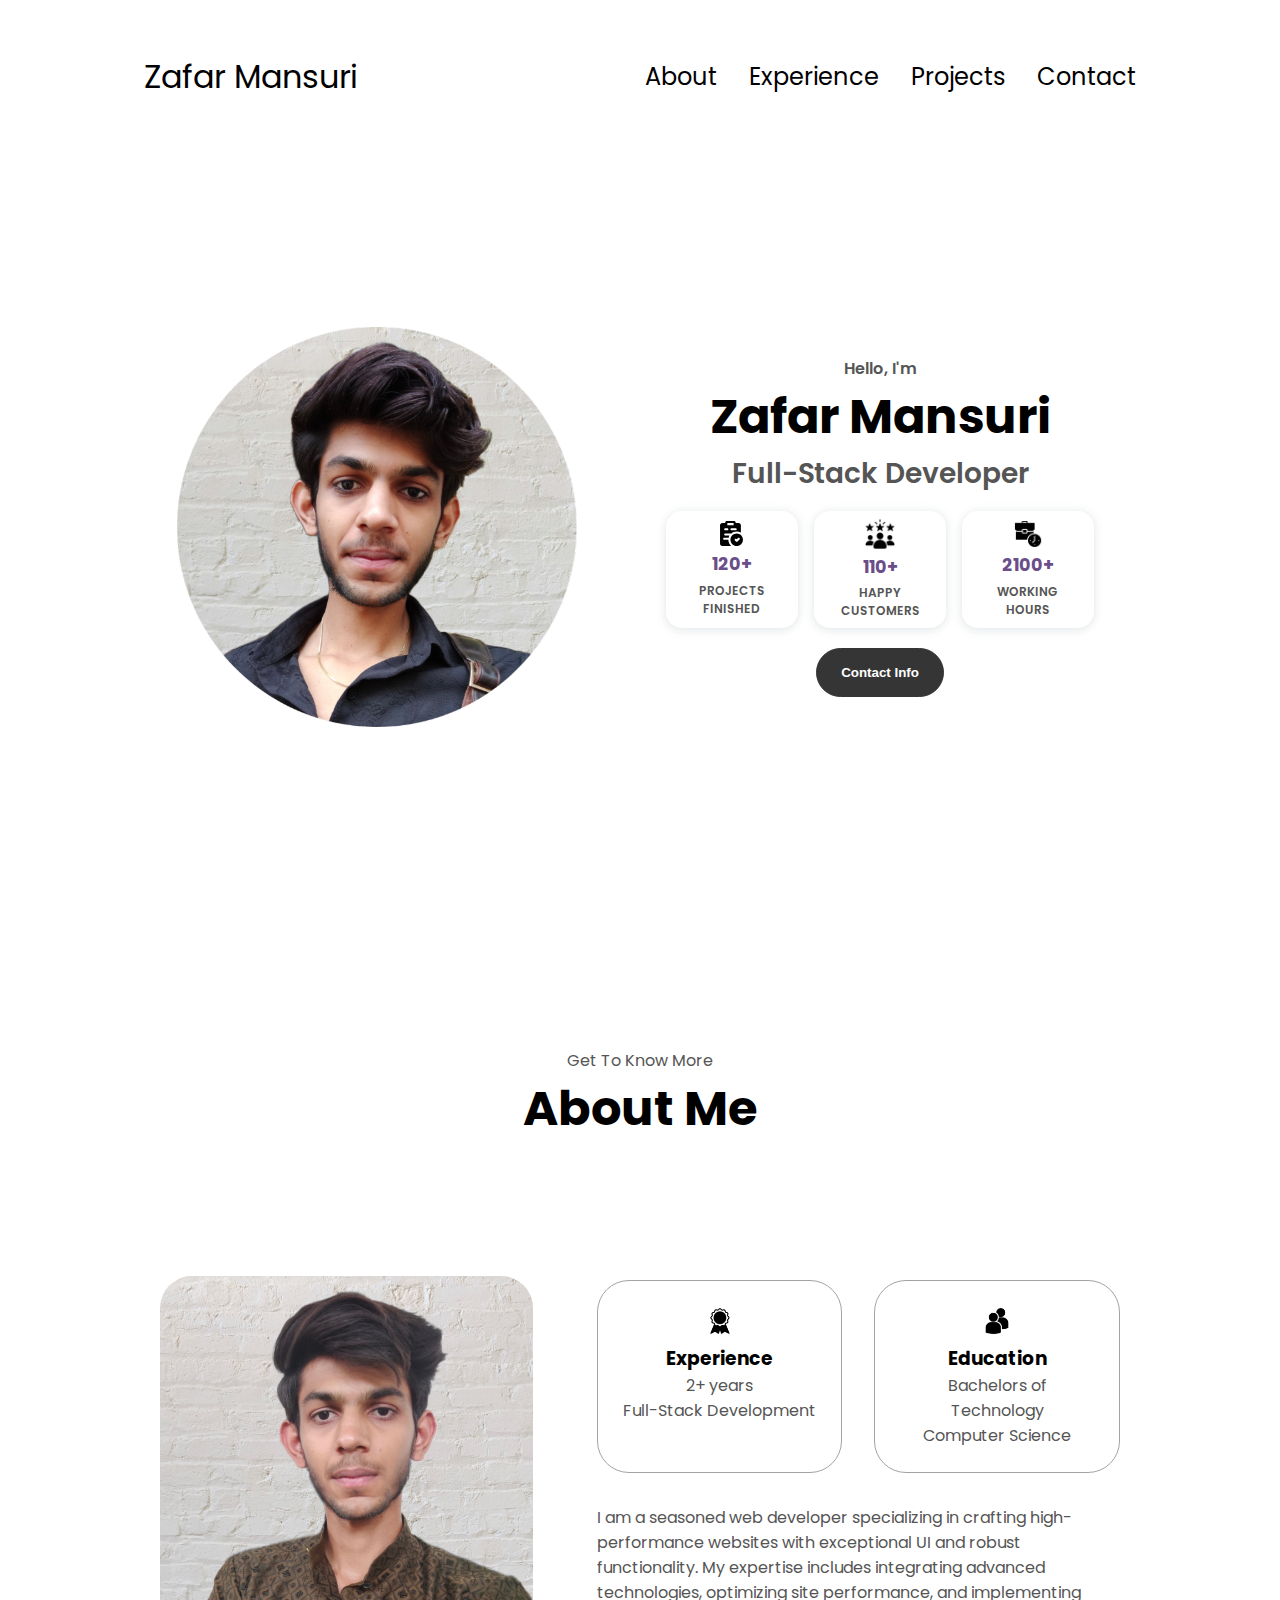
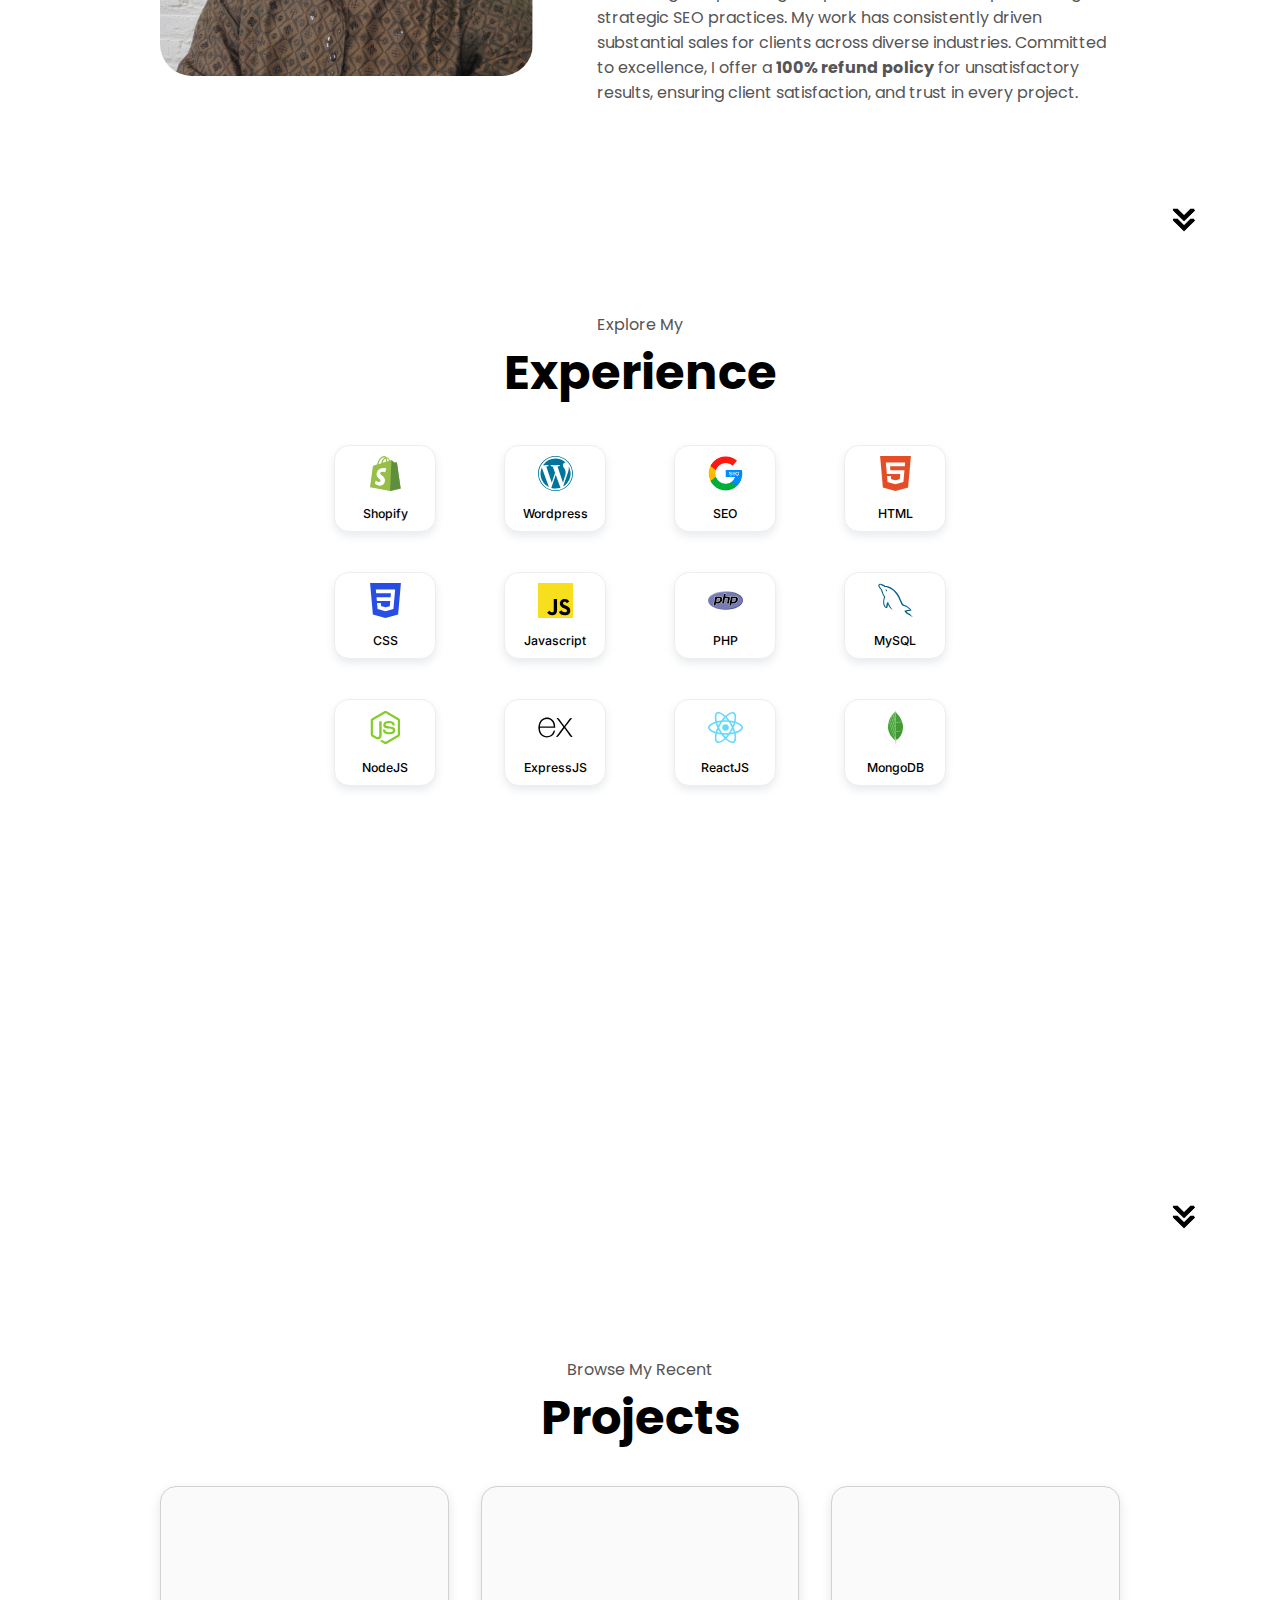
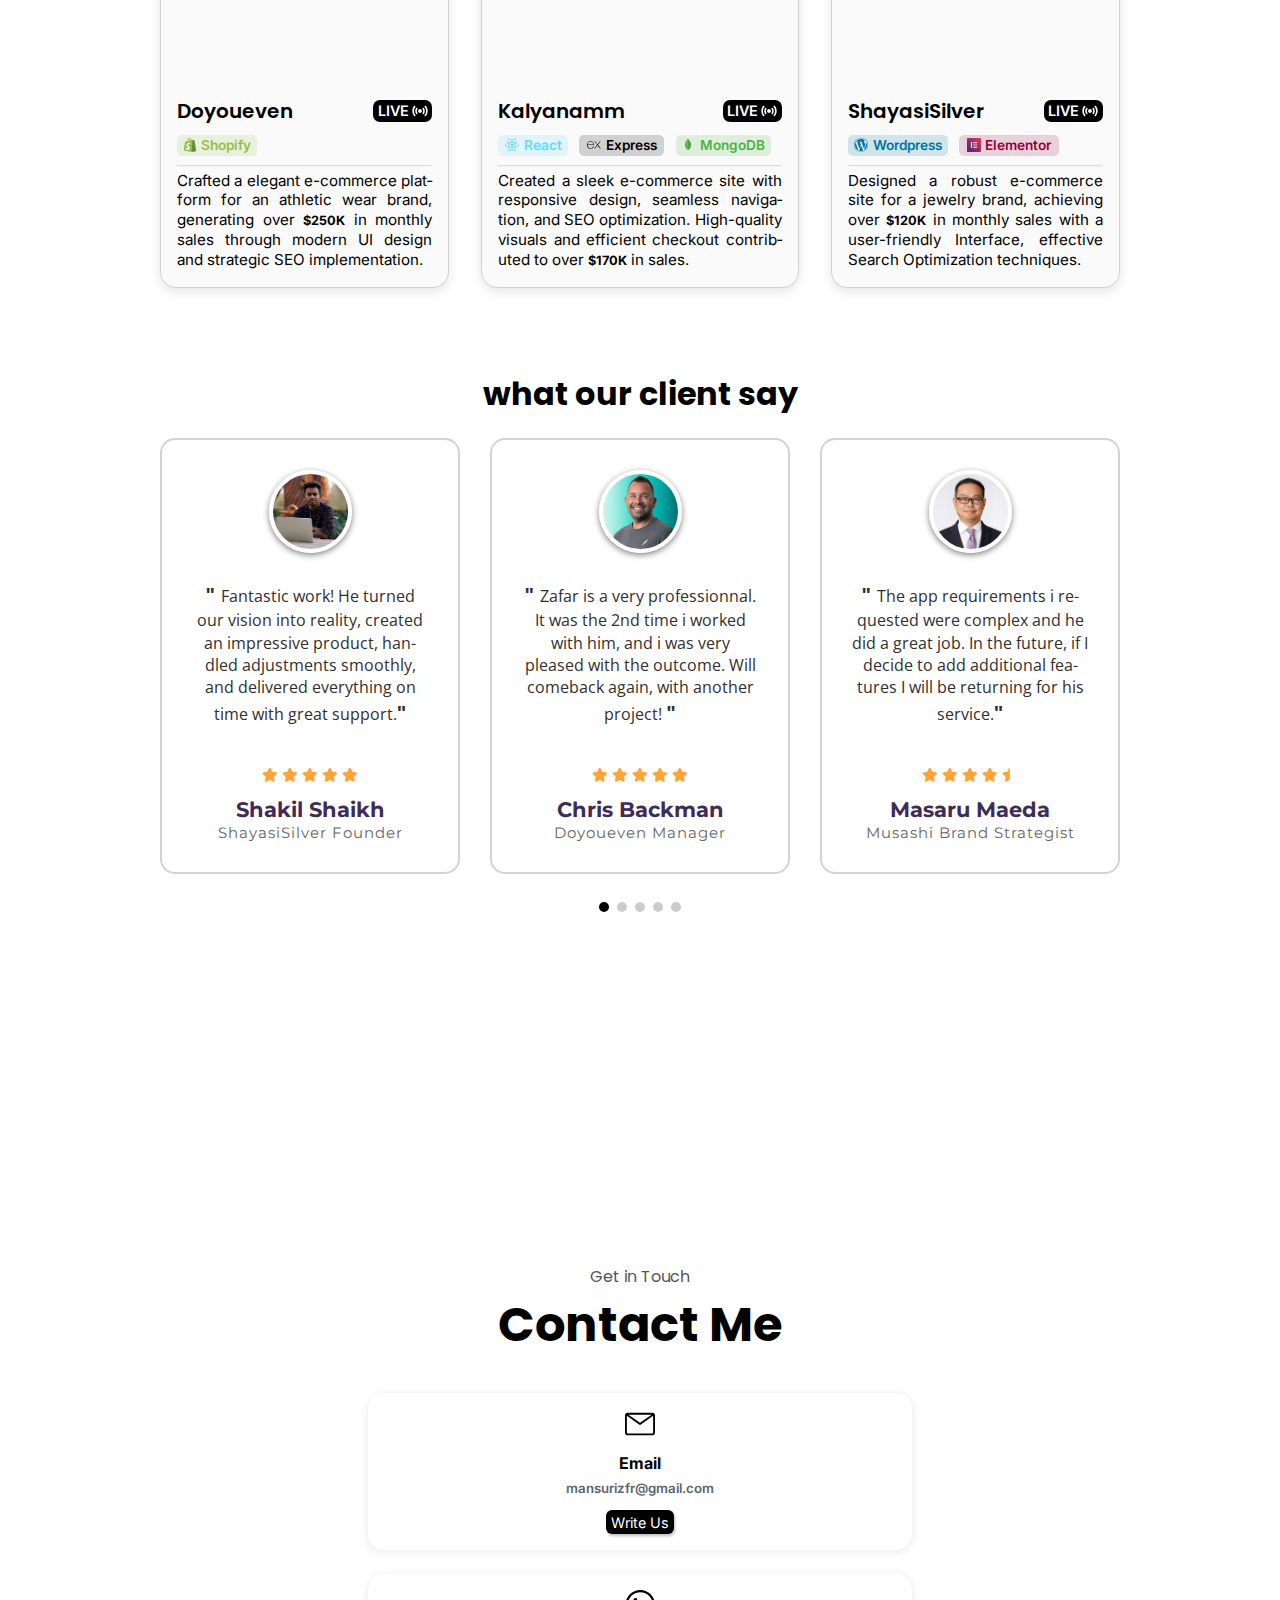
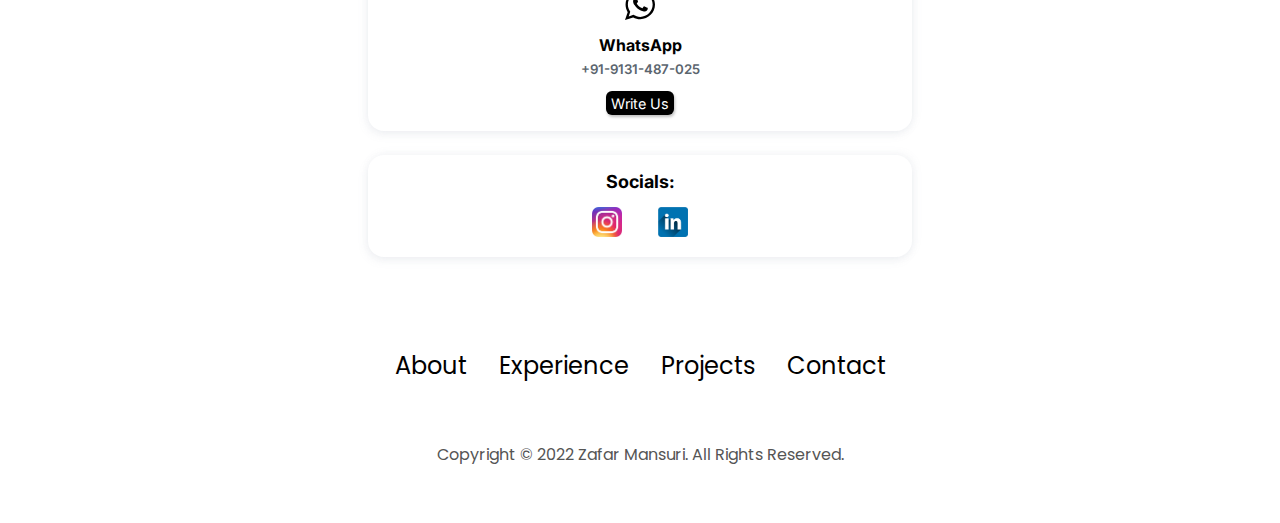
<file: index.html>
<!DOCTYPE html>
<html lang="en">

<head>
  <meta charset="UTF-8" />
  <meta http-equiv="X-UA-Compatible" content="IE=edge" />
  <meta name="viewport" content="width=device-width, initial-scale=1.0" />
  <title>My Portfolio</title>
  <link rel="stylesheet" href="style.css" />
  <link rel="stylesheet" href="https://cdnjs.cloudflare.com/ajax/libs/font-awesome/6.6.0/css/all.min.css">
  <link rel="stylesheet" href="https://cdn.jsdelivr.net/npm/swiper@11/swiper-bundle.min.css" />
  <link rel="stylesheet" href="style1.css" />
  <link rel="stylesheet" href="mediaqueries.css" />
</head>

<body>
  <nav id="desktop-nav">
    <div class="logo">Zafar Mansuri</div>
    <div>
      <ul class="nav-links">
        <li><a href="#about">About</a></li>
        <li><a href="#experience">Experience</a></li>
        <li><a href="#projects">Projects</a></li>
        <li><a href="#contact">Contact</a></li>
      </ul>
    </div>
  </nav>
  <nav id="hamburger-nav">
    <div class="logo">Zafar Mansuri</div>
    <div class="hamburger-menu">
      <div class="hamburger-icon" onclick="toggleMenu()">
        <span></span>
        <span></span>
        <span></span>
      </div>
      <div class="menu-links">
        <li><a href="#about" onclick="toggleMenu()">About</a></li>
        <li><a href="#experience" onclick="toggleMenu()">Experience</a></li>
        <li><a href="#projects" onclick="toggleMenu()">Projects</a></li>
        <li><a href="#contact" onclick="toggleMenu()">Contact</a></li>
      </div>
    </div>
  </nav>
  <section id="profile">
    <div class="section__pic-container">
      <img src="./assets/Zafar_profile.png" alt="Zafar Mansuri profile picture" />
    </div>
    <div class="section__text">
      <p class="section__text__p1">Hello, I'm</p>
      <h1 class="title">Zafar Mansuri</h1>
      <p class="section__text__p2">Full-Stack Developer</p>
      <div class="operational-values">
        <div class="operation-value">
          <img src="assets/project-completed.svg" alt="value">
          <H4>120+</H4>
          <p>PROJECTS FINISHED</p>
        </div>
        <div class="operation-value">
          <img src="assets/costumer.png" alt="value" style="width: 30px;">
          <H4>110+</H4>
          <p>HAPPY CUSTOMERS</p>
        </div>
        <div class="operation-value">
          <img src="assets/working-hours.png" alt="value" style="width: 30px;">
          <H4>2100+</H4>
          <p style="padding-right: 4px;
  padding-left: 4px;">WORKING HOURS</p>
        </div>
      </div>
      <div class="btn-container">
        <!-- <button
            class="btn btn-color-2"
            onclick="window.open('./assets/resume-example.pdf')"
          >
            Download CV
          </button> -->
        <button class="btn btn-color-1" onclick="location.href='./#contact'">
          Contact Info
        </button>
      </div>
      
      <!-- <div id="socials-container">
        <img src="./assets/linkedin.png" alt="My LinkedIn profile" class="icon"
          onclick="location.href='https://linkedin.com/'" />
        <img src="./assets/github.png" alt="My Github profile" class="icon"
          onclick="location.href='https://github.com/'" />
      </div> -->
    </div>
  </section>
  <section id="about">
    <p class="section__text__p1">Get To Know More</p>
    <h1 class="title">About Me</h1>
    <div class="section-container">
      <div class="section__pic-container">
        <img src="./assets/Zafar_about.png" alt="Profile picture" class="about-pic" />
      </div>
      <div class="about-details-container">
        <div class="about-containers">
          <div class="details-container">
            <img src="./assets/experience.png" alt="Experience icon" class="icon" />
            <h3>Experience</h3>
            <p>2+ years <br />Full-Stack Development</p>
          </div>
          <div class="details-container">
            <img src="./assets/education.png" alt="Education icon" class="icon" />
            <h3>Education</h3>
            <p>Bachelors of Technology<br />Computer Science</p>
          </div>
        </div>
        <div class="text-container">
          <p>
            I am a seasoned web developer specializing in crafting high-performance websites with exceptional UI and robust functionality. My expertise includes integrating advanced technologies, optimizing site performance, and implementing strategic SEO practices. My work has consistently driven substantial sales for clients across diverse industries. Committed to excellence, I offer a <b>100% refund policy</b> for unsatisfactory results, ensuring client satisfaction, and trust in every project.
          </p>
        </div>
      </div>
    </div>
    <img src="./assets/arrow.png" alt="Arrow icon" class="icon arrow" onclick="location.href='./#experience'" />
  </section>

  <section id="experience">
    <p class="section__text__p1">Explore My</p>
    <h1 class="title">Experience</h1>
    <section class="skillsSection" id="skills">
      <div class="skillsContainer sectionContainer">
        <ul class="skillsGrid">
          <li>
            <div class="itemContainer">
              <img src="assets/skills/shopify.svg">
              <p>Shopify</p>
            </div>
          </li>
          <li>
            <div class="itemContainer">
              <img src="assets/skills/wordpress.svg">
              <p>Wordpress</p>
            </div>
          </li>
          <li>
            <div class="itemContainer">
              <img src="assets/skills/SEO.png">
              <p>SEO</p>
            </div>
          </li>
          <li>
            <div class="itemContainer">
              <img src="assets/skills/html.svg">
              <p>HTML</p>
            </div>
          </li>
          <li>
            <div class="itemContainer">
              <img src="assets/skills/css.svg">
              <p>CSS</p>
            </div>
          </li>
          <li>
            <div class="itemContainer">
              <img src="assets/skills/javascript.svg">
              <p>Javascript</p>
            </div>
          </li>
          <li>
            <div class="itemContainer">
              <img src="assets/skills/PHP.svg">
              <p>PHP</p>
            </div>
          </li>
          <li>
            <div class="itemContainer">
              <img src="assets/skills/MySQL.svg">
              <p>MySQL</p>
            </div>
          </li>
          <li>
            <div class="itemContainer">
              <img src="assets/skills/Node.js.svg">
              <p>NodeJS</p>
            </div>
          </li>
          <li>
            <div class="itemContainer">
              <img src="assets/skills/Express.svg">
              <p>ExpressJS</p>
            </div>
          </li>
          <li>
            <div class="itemContainer">
              <img src="assets/skills/react.svg">
              <p>ReactJS</p>
            </div>
          </li>
          <li>
            <div class="itemContainer">
              <img src="assets/skills/MongoDB.svg">
              <p>MongoDB</p>
            </div>
          </li>
          <!-- <li>
            <div class="itemContainer">
              <img src="assets/skills/Cpp.svg">
              <p>C++</p>
            </div>
          </li> -->
        </ul>
      </div>
    </section>
    <img src="./assets/arrow.png" alt="Arrow icon" class="icon arrow" onclick="location.href='./#projects'" />
  </section>

  <section id="projects">
    <p class="section__text__p1">Browse My Recent</p>
    <h1 class="title">Projects</h1>
    <!-- here test starts -->
    <div class="experience-details-container">
      <div class="about-containers">
        <div class="details-container color-container project-details-container">
          <div class="article-container">
            <!-- <img src="./assets/project1.png" alt="Project 1" class="project-img" /> -->
            <div class="image-container" id="container1">
              <img src="assets/project_images/doyoueven/pic1.png" class="image-slide project-img" alt="Image 1">
              <img src="assets/project_images/doyoueven/pic2.png" class="image-slide project-img" alt="Image 2">
              <img src="assets/project_images/doyoueven/pic3.png" class="image-slide project-img" alt="Image 3">
            </div>
          </div>
          <!-- work -->
          <div class="project-overall-details">
            <div class="project-name">
              <p>Doyoueven</p>
              <a href="https://www.doyoueven.com/" target="_blank">
                <div class="live-container" id="live-btn1">
                  <p>LIVE</p>
                  <img src="assets/live.svg"" alt="">
              </div>
            </a>
            </div>

            <div class=" project-technologies">
                  <span class="skill-capsule" style="width: 80px; background: rgba(149, 191, 72, 0.16)">
                    <img src="assets/skills/shopify.svg" alt="" class="skill-logo">
                    <span class="skill-name" style="color: #96bf48">Shopify</span>
                  </span>
                  <span class="skill-elementor"></span>
                </div>

                <hr>

                <p class="project-description">Crafted a elegant e-commerce platform for an athletic wear brand,
                  generating over <b>$250K</b> in monthly sales through modern UI design and strategic SEO
                  implementation.</p>
            </div>
            <!-- work -->
          </div>
          <div class="details-container color-container project-details-container">
            <div class="article-container">
              <!-- <img src="./assets/project1.png" alt="Project 1" class="project-img" /> -->
              <div class="image-container" id="container2">
                <img src="assets/project_images/kalyanam/pic1.png" class="image-slide project-img" alt="Image 1">
                <img src="assets/project_images/kalyanam/pic2.png" class="image-slide project-img" alt="Image 2">
                <img src="assets/project_images/kalyanam/pic3.png" class="image-slide project-img" alt="Image 3">
              </div>
            </div>
            <!-- work -->
            <div class="project-overall-details">
              <div class="project-name">
                <p>Kalyanamm</p>
                <a href="https://kalyanamm.com/" target="_blank">
                  <div class="live-container" id="live-btn2">
                    <p>LIVE</p>
                    <img src="assets/live.svg"" alt="">
              </div>
            </a>
            </div>

            <div class=" project-technologies">
                    <span class="skill-capsule" style="width: 70px; background: rgba(97, 220, 251, 0.16)">
                      <img src="assets/skills/react.svg" alt="" class="skill-logo">
                      <span class="skill-name" style="color: #61DBFB">React</span>
                    </span>
                    <span class="skill-capsule" style="width:85px; background: rgba(0, 0, 0, 0.16);">
                      <img src="assets/skills/Express.svg" alt="" class="skill-logo">
                      <span class="skill-name" style="color: #000000">Express</span>
                    </span>
                    <span class="skill-capsule" style="width:95px; background: rgba(77, 179, 61, 0.16);">
                      <img src="assets/skills/MongoDB.svg" alt="" class="skill-logo">
                      <span class="skill-name" style="color: #4DB33D">MongoDB</span>
                    </span>
                    <span class="skill-elementor"></span>
                  </div>

                  <hr>

                  <p class="project-description">Created a sleek e-commerce site with responsive design, seamless navigation, and SEO optimization. High-quality visuals and efficient checkout contributed to over <b>$170K</b> in sales.</p>
              </div>
              <!-- work -->
            </div>
            <div class="details-container color-container project-details-container">
              <div class="article-container">
                <!-- <img src="./assets/project1.png" alt="Project 1" class="project-img" /> -->
                <div class="image-container" id="container3">
                  <img src="assets/project_images/shayasi/pic1.png" class="image-slide project-img" alt="Image 1">
                  <img src="assets/project_images/shayasi/pic2.png" class="image-slide project-img" alt="Image 2">
                  <img src="assets/project_images/shayasi/pic3.png" class="image-slide project-img" alt="Image 3">
                </div>
              </div>
              <!-- work -->
              <div class="project-overall-details">
                <div class="project-name">
                  <p>ShayasiSilver</p>
                  <a href="https://shayasisilver.com/" target="_blank">
                    <div class="live-container" id="live-btn3">
                      <p>LIVE</p>
                      <img src="assets/live.svg"" alt="">
              </div>
            </a>
            </div>

            <div class=" project-technologies">
                      <span class="skill-capsule" style="width: 100px; background: #00759c29">
                        <img src="assets/skills/wordpress.svg" alt="" class="skill-logo">
                        <span class="skill-name" style="color: #00749C">Wordpress</span>
                      </span>
                      <span class="skill-capsule" style="width:100px; background: rgba(146, 0, 58, 0.16);">
                        <img src="assets/elementor.svg" alt="" class="skill-logo">
                        <span class="skill-name" style="color: #92003B">Elementor</span>
                      </span>
                      <span class="skill-elementor"></span>
                    </div>

                    <hr>

                    <p class="project-description">Designed a robust e-commerce site for a jewelry brand,
                      achieving over <b>$120K</b> in monthly sales with a user-friendly Interface, effective Search
                      Optimization techniques.</p>
                </div>
                <!-- work -->
              </div>

            </div>
          </div>
  </section>
  <!-- unique -->
  <section class="testimonials">
    <div class="container">
      <div class="section-header">
        <h2 class="title1">what our client say</h2>
      </div>
      <div class="testimonials-content">
        <div class="swiper testimonials-slider js-testimonials-slider">
          <div class="swiper-wrapper">
            <div class="swiper-slide testimonials-item">
              <div class="info">
                <img src="Testimonial_pic/Shakil_Shaikh.jpg" alt="img">
              </div>
              <p class="testimonial-quote"><b>" </b>Fantastic work! He turned our vision into reality, created an impressive product, handled adjustments smoothly, and delivered everything on time with great support.<b>"</b></p>
              <div class="rating">
                <i class="fa fa-star"></i>
                <i class="fa fa-star"></i>
                <i class="fa fa-star"></i>
                <i class="fa fa-star"></i>
                <i class="fa fa-star"></i>
              </div>
              <div class="text-box">
                <h3 class="name">Shakil Shaikh</h3>
                <span class="job">ShayasiSilver Founder</span>
              </div>
            </div>

            <div class="swiper-slide testimonials-item">
              <div class="info">
                <img src="Testimonial_pic/Chris_Backman.jpeg" alt="img">
              </div>
              <p class="testimonial-quote"><b>" </b>Zafar is a very professionnal. It was the 2nd time i worked with him, and i was very pleased with the outcome. Will comeback again, with another project! <b>"</b></p>
              <div class="rating">
                <i class="fa fa-star"></i>
                <i class="fa fa-star"></i>
                <i class="fa fa-star"></i>
                <i class="fa fa-star"></i>
                <i class="fa fa-star"></i>
              </div>
              <div class="text-box">
                <h3 class="name">Chris Backman</h3>
                <span class="job">Doyoueven Manager</span>
              </div>
            </div>

            <div class="swiper-slide testimonials-item">
              <div class="info">
                <img src="Testimonial_pic/Masaru_Maeda.png" alt="img">
              </div>
              <p class="testimonial-quote"><b>" </b>The app requirements i requested were complex and he did a great job. In the future, if I decide to add additional features I will be returning for his service.<b>"</b></p>
              <div class="rating">
                <i class="fa fa-star"></i>
                <i class="fa fa-star"></i>
                <i class="fa fa-star"></i>
                <i class="fa fa-star"></i>
                <i class="fa-duotone fa-solid fa-star-half"></i>
              </div>
              <div class="text-box">
                <h3 class="name">Masaru Maeda</h3>
                <span class="job">Musashi Brand Strategist</span>
              </div>
            </div>

            <div class="swiper-slide testimonials-item">
              <div class="info">
                <img src="Testimonial_pic/Rachel_McCully.png" alt="img">
              </div>
              <p class="testimonial-quote"><b>" </b>He did an exceptional job! I'm assigning him another project because he delivered exactly what I wanted. I highly recommend his services. Thank you, Zafar, for your outstanding work! <b>"</b></p>
              <div class="rating">
                <i class="fa fa-star"></i>
                <i class="fa fa-star"></i>
                <i class="fa fa-star"></i>
                <i class="fa fa-star"></i>
                <i class="fa fa-star"></i>
              </div>
              <div class="text-box">
                <h3 class="name">Rachel McCully</h3>
                <span class="job">BTY Cosmetics CEO</span>
              </div>
            </div>

            <div class="swiper-slide testimonials-item">
              <div class="info">
                <img src="Testimonial_pic/Samuele_Glorioso.jpeg" alt="img">
              </div>
              <p class="testimonial-quote"><b>" </b>It was great working with him, he understood the guidelines to the assignment well and did great work in a short amount of time. He delivered quality work on time.<b>"</b></p>
              <div class="rating">
                <i class="fa fa-star"></i>
                <i class="fa fa-star"></i>
                <i class="fa fa-star"></i>
                <i class="fa fa-star"></i>
                <i class="fa fa-star"></i>
              </div>
              <div class="text-box">
                <h3 class="name">Samuele Glorioso</h3>
                <span class="job">LuxPets Manager</span>
              </div>
            </div>
          </div>
        </div>
        <div class="swiper-pagination js-testimonials-pagination"></div>
      </div>
    </div>
  </section>
  <!-- unique -->

  <section id="contact">
    <p class="section__text__p1">Get in Touch</p>
    <h1 class="title">Contact Me</h1>
    <div class="contact-main-container">
      <div class="contact-options-container">
        <div class="contact-option">
          <img src="./assets/email.svg" alt="Email icon" class="contact-option-icon" />
          <h4>Email</h4>
          <h5>mansurizfr@gmail.com</h5>
          <a class="" href="mailto:mansurizfr@gmail.com"><button class="contact-btn">Write Us</button></a>
        </div>
        <div class="contact-option">
          <img src="./assets/whatsapp.svg" alt="whatsapp icon" class="contact-option-icon" />
          <h4>WhatsApp</h4>
          <h5>+91-9131-487-025</h5>
          <a class="" href="https://api.whatsapp.com/send?phone=9131487025"><button class="contact-btn">Write Us</button></a>
        </div>
        <div class="contact-option">
          <h4 class="contact-social-heading">Socials:</h4>
          <div class="social-insta-linkedin">
            <a href="https://www.instagram.com/_zafar_m_" target="_blank"><img class="contact-social-img" src="assets/instagram-color.png" alt="instagram"></a>
            <a href="https://www.linkedin.com/in/zfrmansuri" target="_blank"><img class="contact-social-img" src="assets/linkedin-color.png" alt="linkedin"></a>
          </div>
        </div>
      </div>
    </div>
  </section>

  <footer>
    <nav>
      <div class="nav-links-container">
        <ul class="nav-links">
          <li><a href="#about">About</a></li>
          <li><a href="#experience">Experience</a></li>
          <li><a href="#projects">Projects</a></li>
          <li><a href="#contact">Contact</a></li>
        </ul>
      </div>
    </nav>
    <p>Copyright &#169; 2022 Zafar Mansuri. All Rights Reserved.</p>
  </footer>
  <script src="script.js"></script>
  <script src="https://cdn.jsdelivr.net/npm/swiper@11/swiper-bundle.min.js"></script>

  <script>
    const swiper = new Swiper('.js-testimonials-slider', {
      loop: true,
      grabCursor: true,
      spaceBetween: 30,
      pagination: {
        el: '.js-testimonials-pagination',
        clickable: true
      },
      breakpoints: {
        767: {
          slidesPerView: 3
        }
      }
    })
  </script>
</body>

</html>
</file>
<file: style.css>
/* GENERAL */

@import url("https://fonts.googleapis.com/css2?family=Poppins:wght@300;400;500;600&display=swap");

* {
  margin: 0;
  padding: 0;
}

body {
  font-family: "Poppins", sans-serif;
}

html {
  scroll-behavior: smooth;
}

p {
  color: rgb(85, 85, 85);
}

/* TRANSITION */

a,
.btn {
  transition: all 300ms ease;
}

/* DESKTOP NAV */

nav,
.nav-links {
  display: flex;
}

nav {
  justify-content: space-around;
  align-items: center;
  height: 17vh;
}

.nav-links {
  gap: 2rem;
  list-style: none;
  font-size: 1.5rem;
}

a {
  color: black;
  text-decoration: none;
  text-decoration-color: white;
}

a:hover {
  color: grey;
  text-decoration: underline;
  text-underline-offset: 1rem;
  text-decoration-color: rgb(181, 181, 181);
}

.logo {
  font-size: 2rem;
}

.logo:hover {
  cursor: default;
}

/* HAMBURGER MENU */

#hamburger-nav {
  display: none;
}

.hamburger-menu {
  position: relative;
  display: inline-block;
}

.hamburger-icon {
  display: flex;
  flex-direction: column;
  justify-content: space-between;
  height: 24px;
  width: 30px;
  cursor: pointer;
}

.hamburger-icon span {
  width: 100%;
  height: 2px;
  background-color: black;
  transition: all 0.3 ease-in-out;
}

.menu-links {
  position: absolute;
  top: 100%;
  right: 0;
  background-color: white;
  width: fit-content;
  max-height: 0;
  overflow: hidden;
  transition: all 0.3 ease-in-out;
}

.menu-links a {
  display: block;
  padding: 10px;
  text-align: center;
  font-size: 1.5rem;
  color: black;
  text-decoration: none;
  transition: all 0.3 ease-in-out;
}

.menu-links li {
  list-style: none;
}

.menu-links.open {
  max-height: 300px;
}

.hamburger-icon.open span:first-child {
  transform: rotate(45deg) translate(10px, 5px);
}

.hamburger-icon.open span:nth-child(2) {
  opacity: 0;
}

.hamburger-icon.open span:last-child {
  transform: rotate(-45deg) translate(10px, -5px);
}

.hamburger-icon span:first-child {
  transform: none;
}

.hamburger-icon span:first-child {
  opacity: 1;
}

.hamburger-icon span:first-child {
  transform: none;
}

/* SECTIONS */

section {
  padding-top: 4vh;
  height: 96vh;
  margin: 0 10rem;
  box-sizing: border-box;
  min-height: fit-content;
}

.section-container {
  display: flex;
}

/* PROFILE SECTION */

#profile {
  display: flex;
  justify-content: center;
  gap: 5rem;
  height: 80vh;
}

.section__pic-container {
  display: flex;
  height: 400px;
  width: 400px;
  margin: auto 0;
}

.section__text {
  align-self: center;
  text-align: center;
}

.section__text p {
  font-weight: 600;
}

.section__text__p1 {
  text-align: center;
}

.section__text__p2 {
  font-size: 1.75rem;
  margin-bottom: 1rem;
}

.title {
  font-size: 3rem;
  text-align: center;
}

#socials-container {
  display: flex;
  justify-content: center;
  margin-top: 1rem;
  gap: 1rem;
}

/* ICONS */

.icon {
  cursor: pointer;
  height: 2rem;
}

/* BUTTONS */

.btn-container {
  display: flex;
  justify-content: center;
  gap: 1rem;
}

.btn {
  font-weight: 600;
  transition: all 300ms ease;
  padding: 1rem;
  width: 8rem;
  border-radius: 2rem;
}

.btn-color-1,
.btn-color-2 {
  border: rgb(53, 53, 53) 0.1rem solid;
}

.btn-color-1:hover,
.btn-color-2:hover {
  cursor: pointer;
}

.btn-color-1,
.btn-color-2:hover {
  background: rgb(53, 53, 53);
  color: white;
}

.btn-color-1:hover {
  background: rgb(0, 0, 0);
}

.btn-color-2 {
  background: none;
}

.btn-color-2:hover {
  border: rgb(255, 255, 255) 0.1rem solid;
}

.btn-container {
  gap: 1rem;
}

/* ABOUT SECTION */

#about {
  position: relative;
}

.about-containers {
  gap: 2rem;
  margin-bottom: 2rem;
  margin-top: 2rem;
}

.about-details-container {
  justify-content: center;
  flex-direction: column;
}

.about-containers,
.about-details-container {
  display: flex;
}

.about-pic {
  border-radius: 2rem;
}

.arrow {
  position: absolute;
  right: -5rem;
  bottom: 2.5rem;
}

.details-container {
  padding: 1.5rem;
  flex: 1;
  background: white;
  border-radius: 2rem;
  border: rgb(53, 53, 53) 0.1rem solid;
  border-color: rgb(163, 163, 163);
  text-align: center;
}

.section-container {
  gap: 4rem;
  height: 80%;
}

.section__pic-container {
  height: 400px;
  width: 400px;
  margin: auto 0;
}

/* EXPERIENCE SECTION */

#experience {
  position: relative;
}

.experience-sub-title {
  color: rgb(85, 85, 85);
  font-weight: 600;
  font-size: 1.75rem;
  margin-bottom: 2rem;
}

.container {
  display: flex;
  justify-content: center;
  flex-direction: column;
}

.article-container {
  display: flex;
  text-align: initial;
  flex-wrap: wrap;
  flex-direction: row;
  gap: 2.5rem;
  justify-content: space-around;
}

article {
  display: flex;
  width: 10rem;
  justify-content: space-around;
  gap: 0.5rem;
}

article .icon {
  cursor: default;
}

/* PROJECTS SECTION */

#projects {
  position:relative;
  margin-top: 3rem;
}

.color-container {
  border-color: title;
  background: rgb(250, 250, 250);
}

.project-img {
  border-radius: 2rem;
  width: 90%;
  height: 90%;
}

.project-title {
  margin: 1rem;
  color: black;
}

.project-btn {
  color: black;
  border-color: rgb(163, 163, 163);
}

/* CONTACT */

#contact {
  padding-top: 5rem;
  display: flex;
  justify-content: center;
  flex-direction: column;
  height: 77vh;
}

.contact-main-container {
  display: flex;
  justify-content: center;
  border-radius: 2rem;
  /* border: rgb(53, 53, 53) 0.1rem solid; */
  border-color: rgb(163, 163, 163);
  background: (250, 250, 250);
  padding: 0.5rem;
}

.contact-option-container {
  display: flex;
  align-items: center;
  justify-content: center;
  gap: 0.5rem;
  margin: 1rem;
}

.contact-option{
  display: flex;
  flex-direction: column;
  row-gap:.4em;
  justify-content: center;
  align-items: center;
  font-family: "inter", sans-serif;
  width: 40vw;
  padding: 1rem;
  margin: 1.5em;
  /* border: rgb(163, 163, 163) 0.1rem solid; */
  /* background-color: rgb(250, 250, 250); */
  border-radius: 1em;
  box-shadow: -2px 4px 8px rgba(134, 151, 168, 0.1),2px -1px 8px rgba(134, 151, 168, 0.1)
}

.contact-option-icon{
  width: 30px!important;
  padding-bottom: .5rem;
}

.social-insta-linkedin{
  display: flex;
  align-items: center;
  width: 6rem;
  justify-content: space-between;
}

.contact-social-heading{
  font-size: 18px;
  padding-bottom: 0.5rem;
}

.contact-social-img{
  /* padding-right: 1em; */
  width: 30px;
}

.contact-btn{
  border: none;
  font-family: "inter", sans-serif;
  font-size: 0.9rem;
  width:4.3rem;
  height: 1.5rem;
  margin-top: 0.5rem;
  background-color: black;
  color: white;
  border-radius: 6px;
  box-shadow:rgba(0, 0, 0, 0.256) 1px 2px 3px;
}

.contact-option h5{
  font-weight: 600;
  color: #5b656e;
}

/* FOOTER SECTION */

footer {
  height: 26vh;
  margin: 0 1rem;
}

footer p {
  text-align: center;
}
</file>
<file: style1.css>
@import url('https://fonts.googleapis.com/css2?family=Montserrat:ital,wght@0,100..900;1,100..900&display=swap');

@import url('https://fonts.googleapis.com/css2?family=Open+Sans:ital,wght@0,300..800;1,300..800&display=swap');

/* Operational Values  */
.operational-values{
    display: flex;
    justify-content: center;
    width: 100%;
    margin-bottom: 1.24rem;
    gap: 1em;
}

.operation-value{
    width: 26%;
    padding: 0.5em;
    display: flex;
    flex-direction: column;
    align-items: center;
    justify-content: center;
    /* border: 1px solid red; */
    border-radius: 1em;
    box-shadow: -2px 4px 8px rgba(102, 115, 129, 0.1),2px -1px 8px rgba(102, 115, 129, 0.1);
}

.operation-value  img{
    width: 25px;
    padding-bottom: 0.3em;
}

.operation-value h4{
    font-size: 1.1rem;
    /* color: #5c427b; */
    color: #6a4e8a;;
}

.operation-value p{
    font-size: 12px;
    padding-top: 0.4em;
}


/* Testimonials */
.container{
    max-width: 1170px;
    margin: aito;
    padding: 0 15ps;
}
.section-header{
    text-align: center;
    margin-bottom: 20px;
}
.section-header .title1{
    font-size: 2rem;
    /* font-weight: 600;
    text-transform: capitalize;
    color: black;
    line-height: 1.2; */
}
.testimonials{
    padding-top: 50px;
}
.testimonials-item{
    display: flex;
    flex-direction: column;
    align-items: center;
    box-sizing: border-box;
    -moz-box-sizing: border-box;
    -webkit-box-sizing: border-box;
    background-color:#ffff;
    border: 2px solid lightgray;
    padding: 30px;
    border-radius: 15px;
}
.testimonials-item .info{
    display: flex;
    align-items: center;
}

.testimonials-item img{
    max-width: 75px;
    border-radius: 50%;
    border: 4px solid white;
    vertical-align: middle;
    box-shadow: inset 0 5px 10px rgba(0, 0, 0, 0.1), 0 2px 6px rgba(0,0,0,0.5);
}

.testimonial-quote{
    position: relative;
}

.testimonials-item p{
    margin-top: 20px;
    text-align: center;
    line-height: 1.4;
    color: hsl(0, 5.2%, 19%);
    font-family: "Open Sans", sans-serif;
    align-content: center;
    height: 18vh;
    hyphens: auto;
    /* letter-spacing: 1px; */
}

.testimonials-item p b{
    font-size: 20px;
    font-weight: 800;
    font-family:Arial, Helvetica, sans-serif
}

.testimonials-item .rating{
    margin-top: 30px;
    font-size: 14px;
    color:#ffa534
}

.testimonials .text-box{
    display: flex;
    flex-direction: column;
    align-items: center;
}

.testimonials-item .name{
    font-size: 21px;
    text-transform: capitalize;
    margin-top: 0.5em;
    font-weight: bold;
    color: #402b57;
    /* color: #359756; */
    font-family: "Montserrat", sans-serif;
}
.testimonials-item .job{
    text-transform: capitalize;
    color: hsl(0, 0%, 40%);
    font-family: "Montserrat", sans-serif;
    letter-spacing: 1px;
    font-size: 15px;
    margin-top: 0.1em;
}

.testimonials .swiper-pagination{
    position: relative;
    margin-top: 20px;
    bottom: auto;
}
.testimonials .swiper-pagination-bullet{
    height: 10px;
    width: 10px;
    background-color: hsl(0, 0%, 0%);
}


/* Experience */
.skillsContainer {
    text-align: center;
    font-size: 0.7rem;
}

.skillsGrid {
  display: flex;
  justify-content: space-around;
  row-gap: 40px;
  column-gap: 40px;
  flex-wrap: wrap;
}

.skillsGrid li {
  background-color: white;
  padding: 10px;
  border-radius: 15px;
  width: 80px;
  -webkit-transition: all 0.3s ease-in;
  transition: all 0.3s ease-in;
  -webkit-box-shadow: 0px 4px 8px rgba(134, 151, 168, 0.2);
          box-shadow: 0px 4px 8px rgba(134, 151, 168, 0.2);
  border: 1px solid #eee;
  list-style: none;
}

.skillsGrid li p {
  color: black;
  margin-top: 10px;
  font-family: "inter", sans-serif;
  font-weight: 500;
  font-size: 1.1em;
}

.skillsGrid li img {
  width: 35px;
  height: 35px;
}

.skillsGrid li:hover {
  -webkit-box-shadow: 0 10px 28px rgba(0, 0, 0, 0.2);
          box-shadow: 0 10px 28px rgba(0, 0, 0, 0.2);
}
  
@media screen and (max-width: 500px) {
    .skillsGrid{
        row-gap: 25px;
        column-gap: 14px
    }

    .skillsGrid li{
        width: 70px;
    }

    .skillsGrid li:hover {
        -webkit-box-shadow: 0 10px 28px rgba(0, 0, 0, 0.2);
            box-shadow: 0 7px 10px rgba(0, 0, 0, 0.2);
    }

    .skillsSection{
        margin: 0px!important;
    }
}


/* Contact Info */
</file>
<file: mediaqueries.css>
@import url('https://fonts.googleapis.com/css2?family=Inter:ital,opsz,wght@0,14..32,100..900;1,14..32,100..900&family=Ubuntu:ital,wght@0,300;0,400;0,500;0,700;1,300;1,400;1,500;1,700&display=swap');

@media screen and (max-width: 1400px) {
  #profile {
    padding-top: 0;
    height: 83vh;
    margin-bottom: 7rem;
  }
  .about-containers {
    flex-wrap: wrap;
  }
  #contact,
  #projects {
    height: fit-content;
  }
}

@media screen and (max-width: 1200px) {
  #desktop-nav {
    display: none;
  }
  #hamburger-nav {
    display: flex;
  }
  #experience,
  .experience-details-container {
    margin-top: 2rem;
  }
  #profile,
  .section-container {
    display: block;
  }
  .arrow {
    display: none;
  }
  section,
  .section-container {
    height: fit-content;
  }
  section {
    margin: 0 5%;
  }
  .section__pic-container {
    width: 275px;
    height: 275px;
    margin: 0 auto 2rem;
  }
  .about-containers {
    margin-top: 0;
  }
}

@media screen and (max-width: 600px) {
  footer {
    height: 40vh;
  }
  #profile {
    height: 83vh;
    margin-bottom: 0;
  }
  article {
    font-size: 1rem;
  }
  footer nav {
    height: fit-content;
    margin-bottom: 2rem;
  }
  .about-containers,
  .contact-info-upper-container,
  .btn-container {
    flex-wrap: wrap;
  }
  .contact-option{
    width: 70vw;
  }
  .logo {
    font-size: 1.5rem;
  }
  .nav-links {
    flex-direction: column;
    gap: 0.5rem;
    text-align: center;
  }
  .section__pic-container {
    width: 46vw;
    height: 46vw;
    justify-content: center;
  }
  .section__text__p2 {
    font-size: 1.25rem;
  }
  .title {
    font-size: 2rem;
  }
  .text-container {
    text-align: justify;
    hyphens: auto;
  }
}

/* newly added */
@media screen and (max-width: 475px){
  .project-details-container{
    flex: auto;
  }
}

.project-details-container{
  border-radius: 1rem;
  padding: 0px;
  height: 400px;
  text-align: left;
  box-shadow: rgba(0, 0, 0, 0.1) 0px 4px 12px;
  border-color: rgb(209, 209, 209);
}

.project-img{
  border-radius: 1rem 1rem 0 0;
  width: 100%;
  height: 100%;
}

.article-container{
  height: 50%;
}


/* **** */


.project-overall-details{
  /* background: pink; */
  padding: 0.5rem 1rem;
  height: 50%;
}

.project-name{
  height: 2em;
  display: flex;
  align-items: center;
  justify-content: space-between;
}

.project-name p{
  font-size: 20px;
  font-weight: 600;
  color: black;
}

.project-name img{
  width: 1.7em;
  cursor: pointer;
}

.project-technologies{
  display: flex;
}

.skill-capsule{
  height: 1.3em;
  display: flex;
  align-items: center;
  justify-content: center;
  border-radius: 5px;
  margin: 0.5em 0.7em 0 0;
}

.skill-logo{
  width: 14px;
  padding-right: 0.3em;
}

.skill-name{
  font-size: 0.85rem;
  font-family: "inter", sans-serif;
  font-weight: 600;
}

.project-details-container hr{
  margin-top: 0.6em;
  margin-bottom: 0.2rem;
  opacity: 0.3;
}

.project-description{
  font-size: 0.95rem;
  color: rgb(0, 0, 0);
  text-align: justify;
  font-family: "inter", sans-serif;
  line-height: 1.3; 
  hyphens: auto;
}

.project-overall-details p b{
  font-weight: 700;
  font-size: 0.80rem;
}


/* image crousal */
.image-container {
  position: relative;
  width: 100%;
  height: 100%;
  overflow: hidden;
}

.image-slide {
  position: absolute;
  top: 0;
  left: 0;
  width: 100%;
  height: 100%;
  opacity: 0;
  transition: opacity 1.4s ease-in-out;
}

.image-slide.active {
  opacity: 1;
}


.auto-shake {
  animation: shaking 0.25s infinite;
}

/* @keyframes shaking {
  0% { transform: rotate(0deg); }
  25% { transform: rotate(7deg); }
  50% { transform: rotate(0deg); }
  75% { transform: rotate(-7deg); }
  100% { transform: rotate(0deg); }
} */

@keyframes shaking {
  0% { transform: translate(0, 0) rotate(0deg); }
  25% { transform: translate(1px, 2px) rotate(5deg); }
  50% { transform: translate(0, 0) rotate(0eg); }
  75% { transform: translate(-1px, 1px) rotate(-5deg); }
  100% { transform: translate(0, 0) rotate(0deg); }
}

.project-name .live-container{
  width: 3.7em !important;
  height: 1.4em;
  background-color: black;
  display: flex;
  align-items: center;
  justify-content: center;
  border-radius: 7px;
}

.project-name a{
  text-decoration: none;
}

.live-container p{
  color: white;
  padding-right: 3px;
  font-size: 0.9em;
  font-family: "inter", sans-serif;
}

.live-container img{
  width: 16px;
  fill: white;
}
</file>
